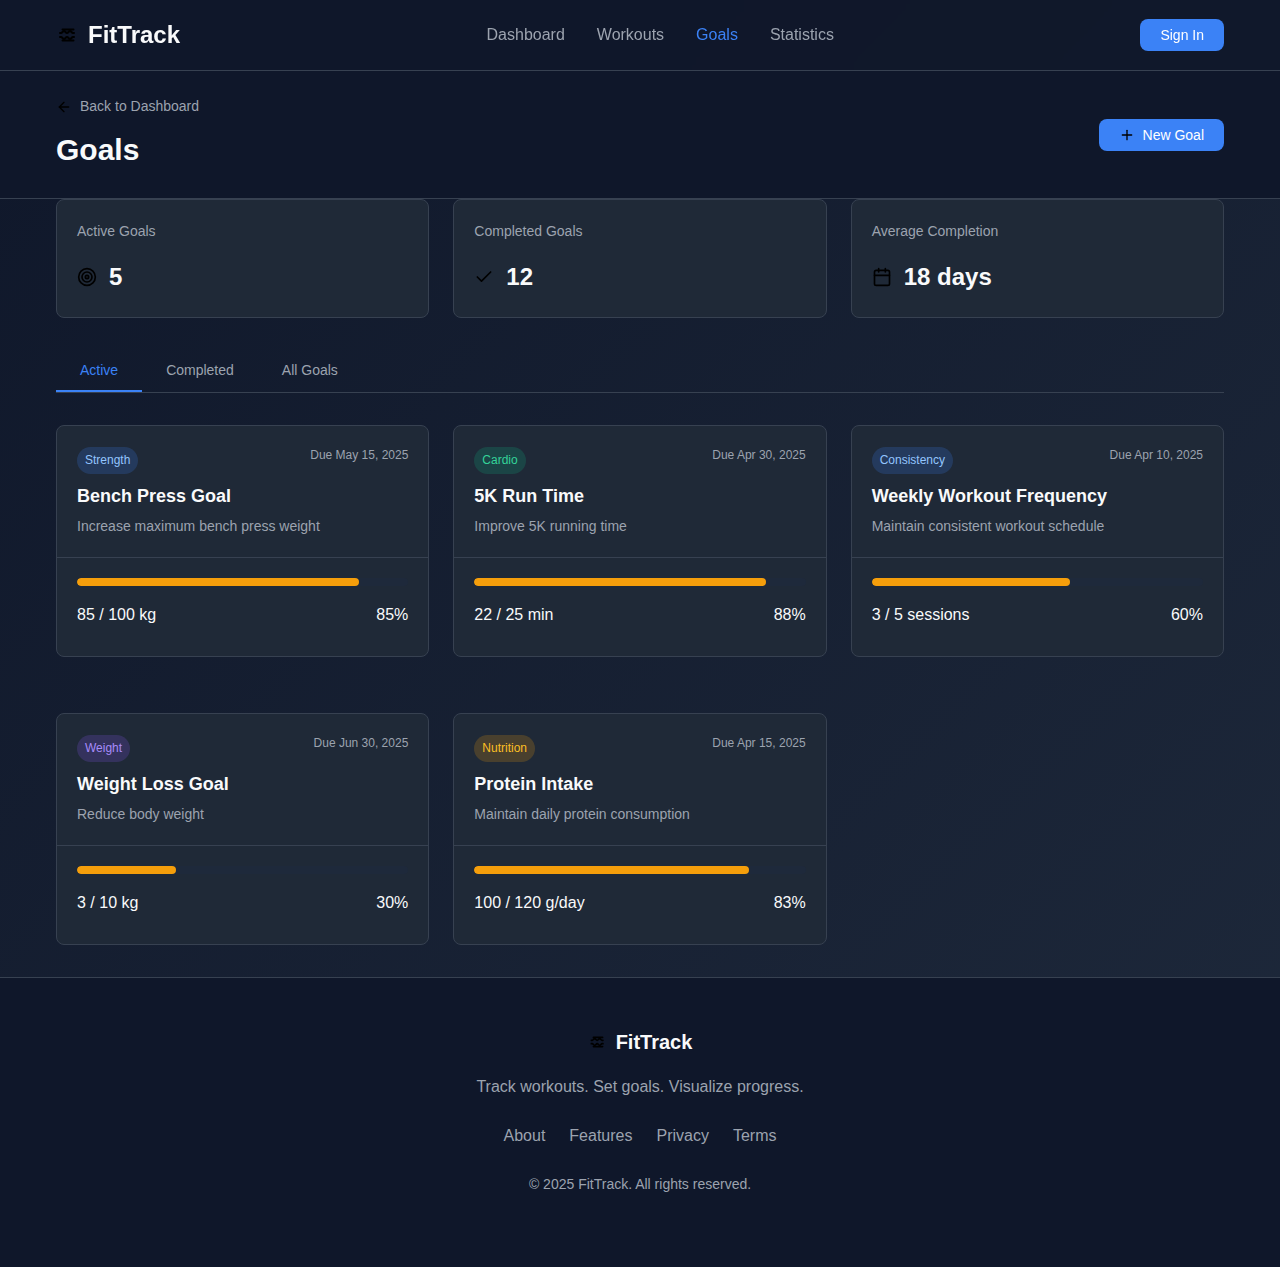
<file: goals.html>
<!DOCTYPE html>
<html lang="en">
<head>
    <meta charset="UTF-8">
    <meta name="viewport" content="width=device-width, initial-scale=1.0">
    <title>Goals - FitTrack</title>
    <link rel="stylesheet" href="styles.css">
</head>
<body>
    <!-- Navigation -->
    <nav class="navbar">
        <div class="container">
            <div class="logo">
                <img src="images/dumbbell.svg" alt="Dumbbell icon">
                <h1>FitTrack</h1>
            </div>
            <ul class="nav-links">
                <li><a href="index.html">Dashboard</a></li>
                <li><a href="workouts.html">Workouts</a></li>
                <li class="active"><a href="goals.html">Goals</a></li>
                <li><a href="stats.html">Statistics</a></li>
            </ul>
            <button class="btn-primary" id="sign-in-btn">Sign In</button>
            <div class="menu-toggle">
                <span></span>
                <span></span>
                <span></span>
            </div>
        </div>
    </nav>

    <!-- Header -->
    <header class="page-header">
        <div class="container">
            <div class="header-content">
                <div>
                    <a href="index.html" class="back-link">
                        <img src="images/arrow-left.svg" alt="Arrow icon">
                        Back to Dashboard
                    </a>
                    <h1>Goals</h1>
                </div>
                <button class="btn-primary" id="new-goal-btn">
                    <img src="images/plus.svg" alt="Plus icon">
                    New Goal
                </button>
            </div>
        </div>
    </header>

    <!-- Main Content -->
    <main class="container">
        <!-- Stats Cards -->
        <div class="stats-grid">
            <div class="stat-card">
                <div class="stat-header">
                    <h3>Active Goals</h3>
                </div>
                <div class="stat-content">
                    <div class="stat-with-icon">
                        <img src="images/target.svg" alt="Target icon">
                        <span class="stat-value">5</span>
                    </div>
                </div>
            </div>
            
            <div class="stat-card">
                <div class="stat-header">
                    <h3>Completed Goals</h3>
                </div>
                <div class="stat-content">
                    <div class="stat-with-icon">
                        <img src="images/check.svg" alt="Check icon">
                        <span class="stat-value">12</span>
                    </div>
                </div>
            </div>
            
            <div class="stat-card">
                <div class="stat-header">
                    <h3>Average Completion</h3>
                </div>
                <div class="stat-content">
                    <div class="stat-with-icon">
                        <img src="images/calendar.svg" alt="Calendar icon">
                        <span class="stat-value">18 days</span>
                    </div>
                </div>
            </div>
        </div>

        <!-- Goal Categories -->
        <div class="tabs">
            <button class="tab active" data-status="active">Active</button>
            <button class="tab" data-status="completed">Completed</button>
            <button class="tab" data-status="all">All Goals</button>
        </div>

        <!-- Goals Grid -->
        <div class="goals-grid" id="goals-grid">
            <!-- Goals will be added here via JavaScript -->
        </div>
    </main>

    <!-- Footer -->
    <footer>
        <div class="container">
            <div class="footer-logo">
                <img src="images/dumbbell.svg" alt="Dumbbell icon">
                <span>FitTrack</span>
            </div>
            <p>Track workouts. Set goals. Visualize progress.</p>
            <div class="footer-links">
                <a href="#">About</a>
                <a href="#">Features</a>
                <a href="#">Privacy</a>
                <a href="#">Terms</a>
            </div>
            <p class="copyright">© 2025 FitTrack. All rights reserved.</p>
        </div>
    </footer>

    <!-- Add Goal Modal -->
    <div class="modal" id="goal-modal">
        <div class="modal-content">
            <div class="modal-header">
                <h3>Add New Goal</h3>
                <button class="close-modal">&times;</button>
            </div>
            <div class="modal-body">
                <form id="goal-form">
                    <div class="form-group">
                        <label for="goal-title">Goal Title</label>
                        <input type="text" id="goal-title" required>
                    </div>
                    <div class="form-group">
                        <label for="goal-description">Description</label>
                        <textarea id="goal-description" required></textarea>
                    </div>
                    <div class="form-group">
                        <label for="goal-category">Category</label>
                        <select id="goal-category" required>
                            <option value="strength">Strength</option>
                            <option value="cardio">Cardio</option>
                            <option value="weight">Weight</option>
                            <option value="nutrition">Nutrition</option>
                            <option value="other">Other</option>
                        </select>
                    </div>
                    <div class="form-group">
                        <label for="goal-target">Target Value</label>
                        <input type="number" id="goal-target" required>
                    </div>
                    <div class="form-group">
                        <label for="goal-current">Current Value</label>
                        <input type="number" id="goal-current" required>
                    </div>
                    <div class="form-group">
                        <label for="goal-unit">Unit</label>
                        <input type="text" id="goal-unit" placeholder="kg, minutes, reps, etc." required>
                    </div>
                    <div class="form-group">
                        <label for="goal-date">Due Date</label>
                        <input type="date" id="goal-date" required>
                    </div>
                    <div class="form-actions">
                        <button type="button" class="btn-secondary" id="cancel-goal">Cancel</button>
                        <button type="submit" class="btn-primary">Save Goal</button>
                    </div>
                </form>
            </div>
        </div>
    </div>

    <script src="goals.js"></script>
</body>
</html>
</file>
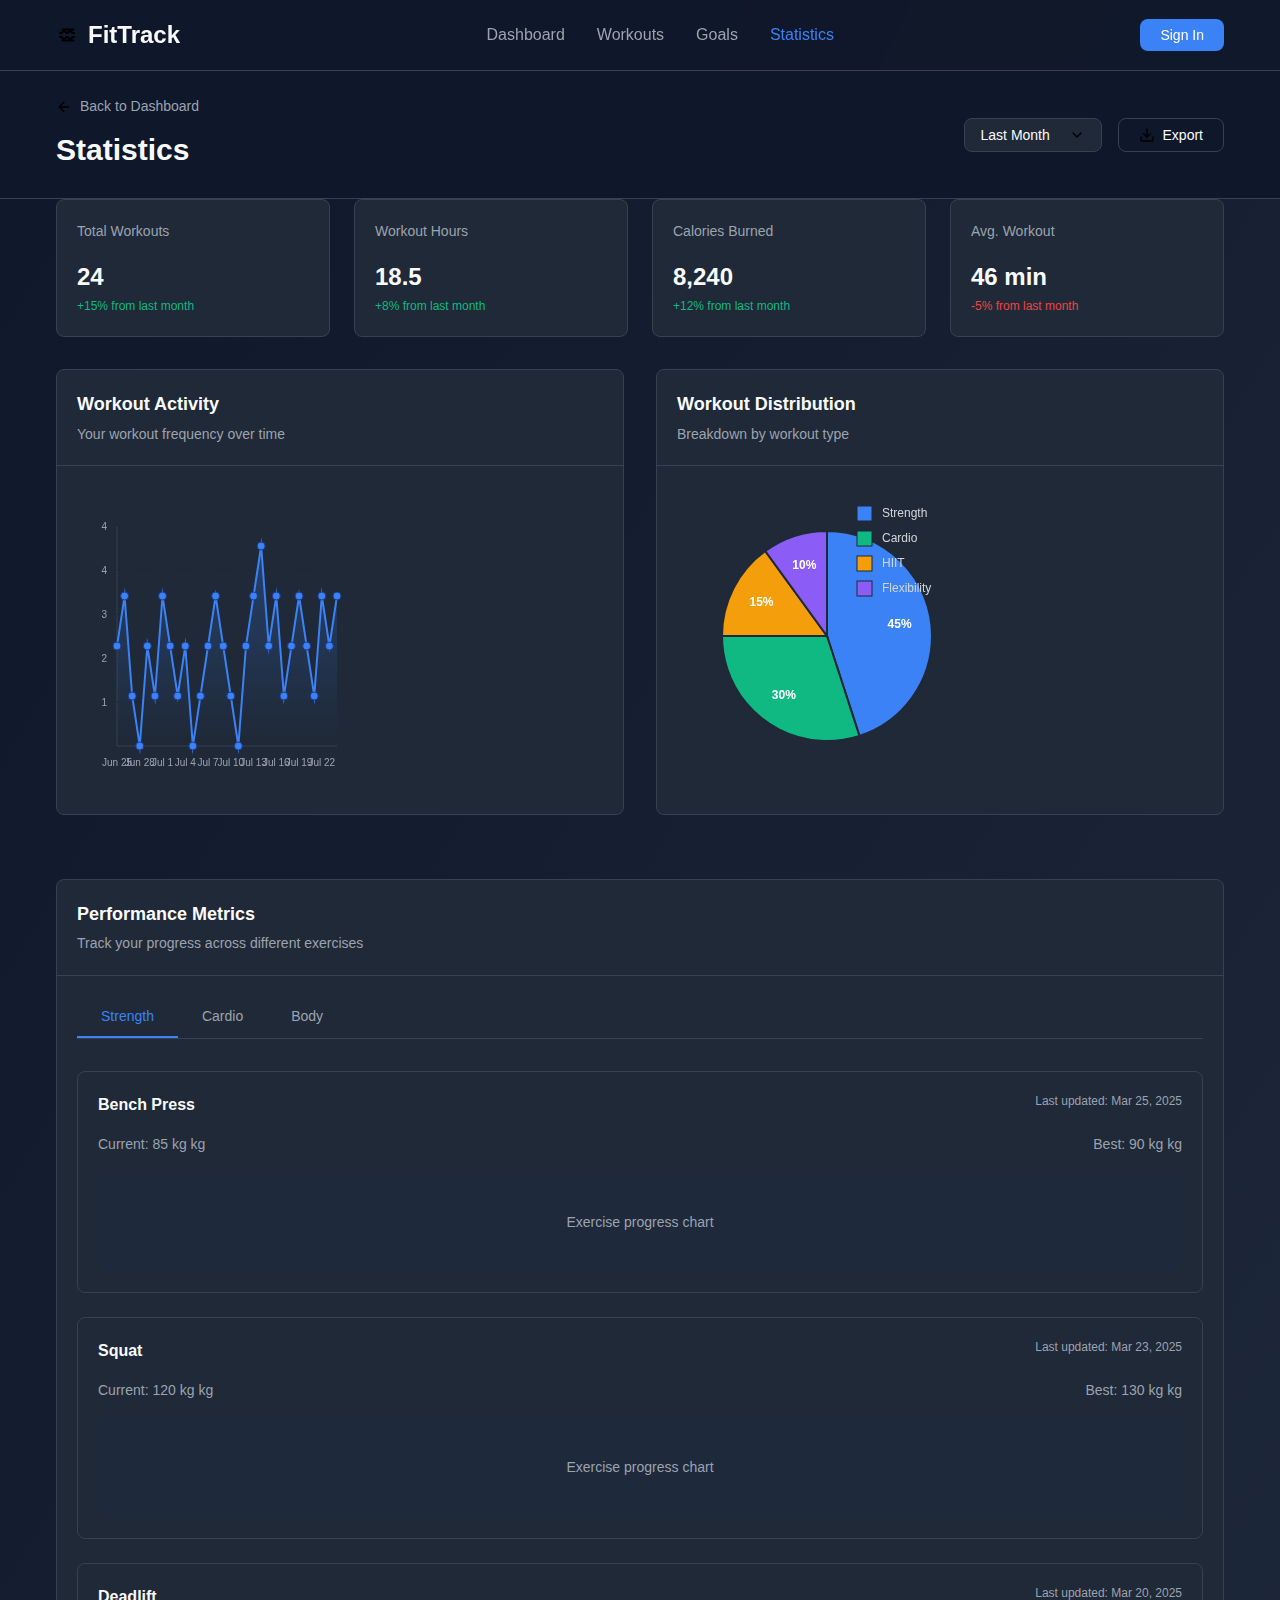
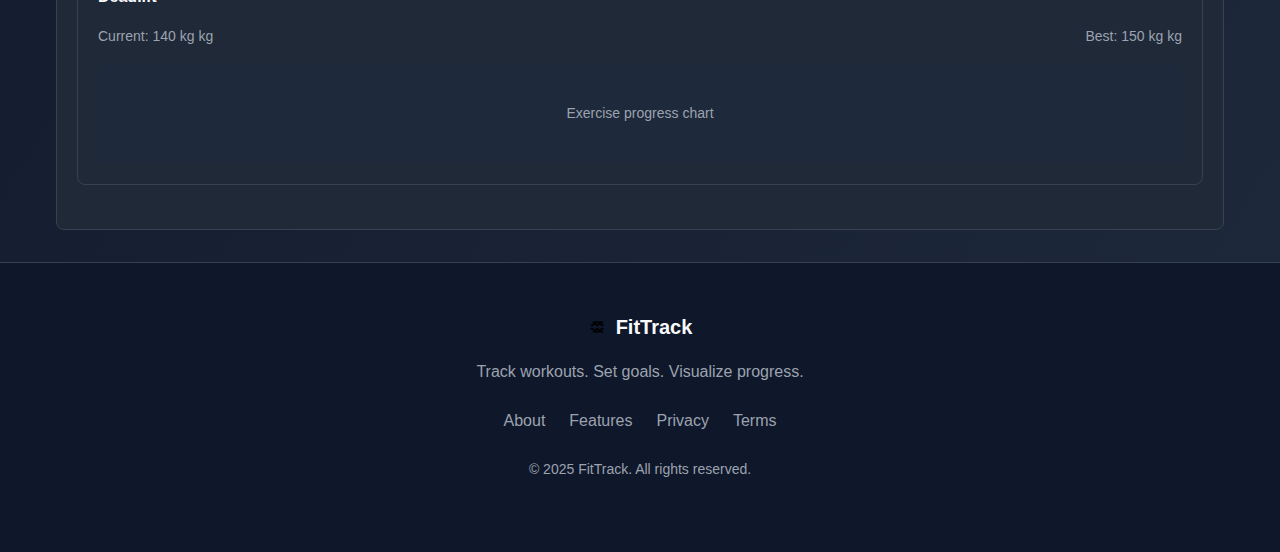
<file: stats.html>
<!DOCTYPE html>
<html lang="en">
<head>
    <meta charset="UTF-8">
    <meta name="viewport" content="width=device-width, initial-scale=1.0">
    <title>Statistics - FitTrack</title>
    <link rel="stylesheet" href="styles.css">
</head>
<body>
    <!-- Navigation -->
    <nav class="navbar">
        <div class="container">
            <div class="logo">
                <img src="images/dumbbell.svg" alt="Dumbbell icon">
                <h1>FitTrack</h1>
            </div>
            <ul class="nav-links">
                <li><a href="index.html">Dashboard</a></li>
                <li><a href="workouts.html">Workouts</a></li>
                <li><a href="goals.html">Goals</a></li>
                <li class="active"><a href="stats.html">Statistics</a></li>
            </ul>
            <button class="btn-primary" id="sign-in-btn">Sign In</button>
            <div class="menu-toggle">
                <span></span>
                <span></span>
                <span></span>
            </div>
        </div>
    </nav>

    <!-- Header -->
    <header class="page-header">
        <div class="container">
            <div class="header-content">
                <div>
                    <a href="index.html" class="back-link">
                        <img src="images/arrow-left.svg" alt="Arrow icon">
                        Back to Dashboard
                    </a>
                    <h1>Statistics</h1>
                </div>
                <div class="header-controls">
                    <select id="time-period" class="select">
                        <option value="week">Last Week</option>
                        <option value="month" selected>Last Month</option>
                        <option value="quarter">Last 3 Months</option>
                        <option value="year">Last Year</option>
                    </select>
                    <button class="btn-outline" id="export-btn">
                        <img src="images/download.svg" alt="Download icon">
                        Export
                    </button>
                </div>
            </div>
        </div>
    </header>

    <!-- Main Content -->
    <main class="container">
        <!-- Stats Cards -->
        <div class="stats-grid stats-grid-4">
            <div class="stat-card">
                <div class="stat-header">
                    <h3>Total Workouts</h3>
                </div>
                <div class="stat-content">
                    <div class="stat-value">24</div>
                    <p class="stat-change positive">+15% from last month</p>
                </div>
            </div>
            
            <div class="stat-card">
                <div class="stat-header">
                    <h3>Workout Hours</h3>
                </div>
                <div class="stat-content">
                    <div class="stat-value">18.5</div>
                    <p class="stat-change positive">+8% from last month</p>
                </div>
            </div>
            
            <div class="stat-card">
                <div class="stat-header">
                    <h3>Calories Burned</h3>
                </div>
                <div class="stat-content">
                    <div class="stat-value">8,240</div>
                    <p class="stat-change positive">+12% from last month</p>
                </div>
            </div>
            
            <div class="stat-card">
                <div class="stat-header">
                    <h3>Avg. Workout</h3>
                </div>
                <div class="stat-content">
                    <div class="stat-value">46 min</div>
                    <p class="stat-change negative">-5% from last month</p>
                </div>
            </div>
        </div>

        <!-- Charts -->
        <div class="charts-grid">
            <div class="card">
                <div class="card-header">
                    <h3>Workout Activity</h3>
                    <p>Your workout frequency over time</p>
                </div>
                <div class="card-content">
                    <canvas id="activity-chart" height="300"></canvas>
                </div>
            </div>
            
            <div class="card">
                <div class="card-header">
                    <h3>Workout Distribution</h3>
                    <p>Breakdown by workout type</p>
                </div>
                <div class="card-content">
                    <canvas id="distribution-chart" height="300"></canvas>
                </div>
            </div>
        </div>

        <!-- Performance Metrics -->
        <div class="card full-width">
            <div class="card-header">
                <h3>Performance Metrics</h3>
                <p>Track your progress across different exercises</p>
            </div>
            <div class="card-content">
                <div class="tabs">
                    <button class="tab active" data-tab="strength">Strength</button>
                    <button class="tab" data-tab="cardio">Cardio</button>
                    <button class="tab" data-tab="body">Body</button>
                </div>
                
                <div class="tab-content active" id="strength-metrics">
                    <!-- Strength metrics will be added here via JavaScript -->
                </div>
                
                <div class="tab-content" id="cardio-metrics">
                    <!-- Cardio metrics will be added here via JavaScript -->
                </div>
                
                <div class="tab-content" id="body-metrics">
                    <!-- Body metrics will be added here via JavaScript -->
                </div>
            </div>
        </div>
    </main>

    <!-- Footer -->
    <footer>
        <div class="container">
            <div class="footer-logo">
                <img src="images/dumbbell.svg" alt="Dumbbell icon">
                <span>FitTrack</span>
            </div>
            <p>Track workouts. Set goals. Visualize progress.</p>
            <div class="footer-links">
                <a href="#">About</a>
                <a href="#">Features</a>
                <a href="#">Privacy</a>
                <a href="#">Terms</a>
            </div>
            <p class="copyright">© 2025 FitTrack. All rights reserved.</p>
        </div>
    </footer>

    <script src="stats.js"></script>
</body>
</html>
</file>
<file: styles.css>
/* Base Styles */
:root {
    --primary: #3b82f6;
    --primary-dark: #2563eb;
    --primary-light: #93c5fd;
    --secondary: #1f2937;
    --background: #0f172a;
    --background-light: #1e293b;
    --text: #f9fafb;
    --text-muted: #9ca3af;
    --success: #10b981;
    --warning: #f59e0b;
    --danger: #ef4444;
    --border: #374151;
    --card: #1f2937;
    --card-hover: #2d3748;
    --border-radius: 0.5rem;
    --spacing: 1rem;
    --max-width: 1200px;
    --transition: all 0.3s ease;
}

* {
    margin: 0;
    padding: 0;
    box-sizing: border-box;
}

body {
    font-family: -apple-system, BlinkMacSystemFont, "Segoe UI", Roboto, Helvetica, Arial, sans-serif;
    background: linear-gradient(to bottom right, var(--background), var(--background-light));
    color: var(--text);
    line-height: 1.6;
    min-height: 100vh;
}

a {
    color: inherit;
    text-decoration: none;
}

ul {
    list-style: none;
}

img {
    max-width: 100%;
}

/* Container */
.container {
    width: 100%;
    max-width: var(--max-width);
    margin: 0 auto;
    padding: 0 var(--spacing);
}

/* Button Styles */
.btn-primary, .btn-secondary, .btn-outline {
    display: inline-flex;
    align-items: center;
    justify-content: center;
    padding: 0.5rem 1.25rem;
    border-radius: var(--border-radius);
    font-weight: 500;
    cursor: pointer;
    transition: var(--transition);
    border: none;
    font-size: 0.875rem;
}

.btn-primary {
    background-color: var(--primary);
    color: white;
}

.btn-primary:hover {
    background-color: var(--primary-dark);
}

.btn-secondary {
    background-color: var(--secondary);
    color: white;
}

.btn-secondary:hover {
    background-color: #2d3748;
}

.btn-outline {
    background-color: transparent;
    border: 1px solid var(--border);
    color: var(--text);
}

.btn-outline:hover {
    background-color: rgba(255, 255, 255, 0.05);
    border-color: var(--text-muted);
}

.btn-primary img, .btn-secondary img, .btn-outline img {
    margin-right: 0.5rem;
    width: 16px;
    height: 16px;
}

.full-width {
    width: 100%;
}

/* Navigation */
.navbar {
    padding: 1rem 0;
    background-color: rgba(15, 23, 42, 0.9);
    backdrop-filter: blur(10px);
    position: sticky;
    top: 0;
    z-index: 1000;
    border-bottom: 1px solid var(--border);
}

.navbar .container {
    display: flex;
    align-items: center;
    justify-content: space-between;
}

.logo {
    display: flex;
    align-items: center;
}

.logo img {
    width: 24px;
    height: 24px;
    margin-right: 0.5rem;
}

.logo h1 {
    font-size: 1.5rem;
    font-weight: 700;
}

.nav-links {
    display: flex;
    margin: 0 auto;
}

.nav-links li {
    margin: 0 1rem;
}

.nav-links a {
    color: var(--text-muted);
    transition: var(--transition);
    font-weight: 500;
}

.nav-links a:hover {
    color: var(--primary);
}

.nav-links .active a {
    color: var(--primary);
}

.menu-toggle {
    display: none;
    flex-direction: column;
    justify-content: space-between;
    width: 30px;
    height: 21px;
    cursor: pointer;
    z-index: 1000;
}

.menu-toggle span {
    width: 25px;
    height: 3px;
    background-color: var(--text);
    margin: 2px 0;
    border-radius: 2px;
    transition: var(--transition);
}

/* Hero Section */
.hero {
    background-image: url('images/fitness-hero.jpg');
    background-size: cover;
    background-position: center;
    height: 70vh;
    display: flex;
    align-items: center;
    justify-content: center;
    text-align: center;
    position: relative;
    color: white;
}

.hero::before {
    content: '';
    position: absolute;
    top: 0;
    left: 0;
    width: 100%;
    height: 100%;
    background: linear-gradient(to top, rgba(15, 23, 42, 0.9), rgba(15, 23, 42, 0.5) 50%, rgba(15, 23, 42, 0.2));
}

.hero-content {
    position: relative;
    max-width: 800px;
    padding: 0 var(--spacing);
}

.hero-content h1 {
    font-size: 3rem;
    font-weight: 800;
    margin-bottom: 1.5rem;
    line-height: 1.2;
}

.hero-content h1 span {
    color: var(--primary);
}

.hero-content p {
    font-size: 1.25rem;
    margin-bottom: 2rem;
    color: var(--text-muted);
}

.hero-buttons {
    display: flex;
    justify-content: center;
    gap: 1rem;
}

/* Section Styles */
.section {
    margin: 3rem 0;
}

.section-title {
    font-size: 1.75rem;
    font-weight: 700;
    margin-bottom: 1.5rem;
}

/* Stats Grid */
.stats-grid {
    display: grid;
    grid-template-columns: repeat(3, 1fr);
    gap: 1.5rem;
    margin-bottom: 2rem;
}

.stats-grid-4 {
    grid-template-columns: repeat(4, 1fr);
}

.stat-card {
    background-color: var(--card);
    border-radius: var(--border-radius);
    padding: 1.25rem;
    border: 1px solid var(--border);
    transition: var(--transition);
}

.stat-card:hover {
    background-color: var(--card-hover);
    border-color: var(--text-muted);
}

.stat-header {
    display: flex;
    justify-content: space-between;
    align-items: center;
    margin-bottom: 0.5rem;
}

.stat-header h3 {
    font-size: 0.875rem;
    font-weight: 500;
    color: var(--text-muted);
}

.stat-header img {
    width: 16px;
    height: 16px;
    color: var(--primary);
}

.stat-content {
    padding-top: 0.5rem;
}

.stat-value {
    font-size: 1.5rem;
    font-weight: 700;
}

.stat-change {
    font-size: 0.75rem;
    color: var(--text-muted);
}

.stat-change.positive {
    color: var(--success);
}

.stat-change.negative {
    color: var(--danger);
}

.stat-with-icon {
    display: flex;
    align-items: center;
    gap: 0.75rem;
}

.stat-with-icon img {
    width: 20px;
    height: 20px;
}

/* Cards */
.card {
    background-color: var(--card);
    border-radius: var(--border-radius);
    border: 1px solid var(--border);
    overflow: hidden;
    margin-bottom: 2rem;
    transition: var(--transition);
}

.card:hover {
    border-color: var(--text-muted);
}

.card-header {
    padding: 1.25rem;
    border-bottom: 1px solid var(--border);
}

.card-header h3 {
    font-size: 1.125rem;
    font-weight: 600;
    margin-bottom: 0.25rem;
}

.card-header p {
    font-size: 0.875rem;
    color: var(--text-muted);
}

.card-content {
    padding: 1.25rem;
}

/* Two Column Layout */
.two-column {
    display: grid;
    grid-template-columns: 1fr 1fr;
    gap: 2rem;
}

/* Progress Bars */
.progress-container {
    margin-bottom: 1rem;
}

.progress-header {
    display: flex;
    justify-content: space-between;
    margin-bottom: 0.5rem;
}

.progress-title {
    font-weight: 500;
}

.progress-value {
    font-size: 0.875rem;
    color: var(--text-muted);
}

.progress-bar {
    height: 8px;
    background-color: var(--background-light);
    border-radius: 4px;
    overflow: hidden;
}

.progress-fill {
    height: 100%;
    border-radius: 4px;
    transition: width 0.5s ease;
}

.progress-fill.low {
    background-color: var(--danger);
}

.progress-fill.medium {
    background-color: var(--warning);
}

.progress-fill.high {
    background-color: var(--success);
}

/* Goal Items */
.goal-item {
    padding: 1rem;
    border: 1px solid var(--border);
    border-radius: var(--border-radius);
    margin-bottom: 1rem;
    transition: var(--transition);
}

.goal-item:hover {
    border-color: var(--text-muted);
    background-color: rgba(255, 255, 255, 0.05);
}

.goal-header {
    display: flex;
    justify-content: space-between;
    margin-bottom: 0.5rem;
}

.goal-due {
    font-size: 0.75rem;
    color: var(--text-muted);
}

/* Workout Items */
.workout-item {
    display: flex;
    justify-content: space-between;
    align-items: center;
    padding: 1rem;
    border: 1px solid var(--border);
    border-radius: var(--border-radius);
    margin-bottom: 1rem;
    transition: var(--transition);
}

.workout-item:hover {
    border-color: var(--text-muted);
    background-color: rgba(255, 255, 255, 0.05);
}

.workout-info {
    display: flex;
    align-items: center;
}

.workout-icon {
    width: 40px;
    height: 40px;
    border-radius: 50%;
    background-color: rgba(255, 255, 255, 0.1);
    display: flex;
    align-items: center;
    justify-content: center;
    margin-right: 1rem;
}

.workout-icon img {
    width: 20px;
    height: 20px;
}

.workout-details h4 {
    font-weight: 500;
    margin-bottom: 0.25rem;
}

.workout-meta {
    display: flex;
    font-size: 0.75rem;
    color: var(--text-muted);
}

.workout-meta div {
    display: flex;
    align-items: center;
    margin-right: 1rem;
}

.workout-meta img {
    width: 12px;
    height: 12px;
    margin-right: 0.25rem;
}

.workout-stats {
    display: flex;
    gap: 1rem;
}

.workout-stats div {
    display: flex;
    align-items: center;
    font-size: 0.875rem;
}

.workout-stats img {
    width: 16px;
    height: 16px;
    margin-right: 0.25rem;
}

/* Badge */
.badge {
    display: inline-flex;
    padding: 0.25rem 0.5rem;
    border-radius: 9999px;
    font-size: 0.75rem;
    font-weight: 500;
}

.badge-blue {
    background-color: rgba(59, 130, 246, 0.2);
    color: var(--primary-light);
}

.badge-green {
    background-color: rgba(16, 185, 129, 0.2);
    color: #34d399;
}

.badge-orange {
    background-color: rgba(245, 158, 11, 0.2);
    color: #fbbf24;
}

.badge-purple {
    background-color: rgba(139, 92, 246, 0.2);
    color: #a78bfa;
}

/* Footer */
footer {
    background-color: var(--background);
    border-top: 1px solid var(--border);
    padding: 3rem 0;
    text-align: center;
}

.footer-logo {
    display: flex;
    align-items: center;
    justify-content: center;
    margin-bottom: 1rem;
}

.footer-logo img {
    width: 20px;
    height: 20px;
    margin-right: 0.5rem;
}

.footer-logo span {
    font-size: 1.25rem;
    font-weight: 700;
}

footer p {
    color: var(--text-muted);
    margin-bottom: 1.5rem;
}

.footer-links {
    display: flex;
    justify-content: center;
    gap: 1.5rem;
    margin-bottom: 1.5rem;
}

.footer-links a {
    color: var(--text-muted);
    transition: var(--transition);
}

.footer-links a:hover {
    color: var(--primary);
}

.copyright {
    font-size: 0.875rem;
}

/* Page Header */
.page-header {
    background-color: var(--background);
    border-bottom: 1px solid var(--border);
    padding: 1.5rem 0;
}

.header-content {
    display: flex;
    justify-content: space-between;
    align-items: center;
}

.back-link {
    display: flex;
    align-items: center;
    color: var(--text-muted);
    font-size: 0.875rem;
    margin-bottom: 0.5rem;
    transition: var(--transition);
}

.back-link:hover {
    color: var(--primary);
}

.back-link img {
    width: 16px;
    height: 16px;
    margin-right: 0.5rem;
}

.page-header h1 {
    font-size: 1.875rem;
    font-weight: 700;
}

.header-controls {
    display: flex;
    gap: 1rem;
}

/* Search and Filter */
.search-filter {
    display: flex;
    justify-content: space-between;
    margin-bottom: 2rem;
    gap: 1rem;
}

.search-box {
    position: relative;
    flex: 1;
    max-width: 400px;
}

.search-box input {
    width: 100%;
    padding: 0.75rem 1rem 0.75rem 2.5rem;
    border-radius: var(--border-radius);
    border: 1px solid var(--border);
    background-color: var(--card);
    color: var(--text);
    font-size: 0.875rem;
}

.search-box input:focus {
    outline: none;
    border-color: var(--primary);
}

.search-box img {
    position: absolute;
    left: 1rem;
    top: 50%;
    transform: translateY(-50%);
    width: 16px;
    height: 16px;
    opacity: 0.5;
}

/* Tabs */
.tabs {
    display: flex;
    border-bottom: 1px solid var(--border);
    margin-bottom: 2rem;
}

.tab {
    padding: 0.75rem 1.5rem;
    background: none;
    border: none;
    color: var(--text-muted);
    font-size: 0.875rem;
    font-weight: 500;
    cursor: pointer;
    transition: var(--transition);
    border-bottom: 2px solid transparent;
}

.tab:hover {
    color: var(--text);
}

.tab.active {
    color: var(--primary);
    border-bottom-color: var(--primary);
}

/* Tab Content */
.tab-content {
    display: none;
}

.tab-content.active {
    display: block;
}

/* Select */
.select {
    padding: 0.5rem 2rem 0.5rem 1rem;
    border-radius: var(--border-radius);
    border: 1px solid var(--border);
    background-color: var(--card);
    color: var(--text);
    appearance: none;
    background-image: url('images/chevron-down.svg');
    background-repeat: no-repeat;
    background-position: right 1rem center;
    background-size: 16px;
    font-size: 0.875rem;
}

/* Workout Grid */
.workout-grid, .goals-grid {
    display: grid;
    grid-template-columns: repeat(auto-fill, minmax(300px, 1fr));
    gap: 1.5rem;
}

.workout-card {
    border-radius: var(--border-radius);
    border: 1px solid var(--border);
    overflow: hidden;
    transition: var(--transition);
}

.workout-card:hover {
    transform: translateY(-5px);
    border-color: var(--text-muted);
    box-shadow: 0 10px 15px -3px rgba(0, 0, 0, 0.1), 0 4px 6px -2px rgba(0, 0, 0, 0.05);
}

.workout-image {
    height: 180px;
    position: relative;
    overflow: hidden;
}

.workout-image img {
    width: 100%;
    height: 100%;
    object-fit: cover;
    transition: transform 0.3s ease;
}

.workout-card:hover .workout-image img {
    transform: scale(1.05);
}

.workout-overlay {
    position: absolute;
    bottom: 0;
    left: 0;
    right: 0;
    background: linear-gradient(to top, rgba(0, 0, 0, 0.7), transparent);
    padding: 1rem;
}

.workout-card-content {
    padding: 1rem;
}

.workout-card-content h3 {
    font-size: 1.125rem;
    font-weight: 600;
    margin-bottom: 0.5rem;
}

.workout-card-meta {
    display: flex;
    justify-content: space-between;
    font-size: 0.875rem;
    color: var(--text-muted);
}

/* Charts Grid */
.charts-grid {
    display: grid;
    grid-template-columns: 1fr 1fr;
    gap: 2rem;
    margin-bottom: 2rem;
}

/* Metrics Cards */
.metric-card {
    padding: 1.25rem;
    border-radius: var(--border-radius);
    border: 1px solid var(--border);
    margin-bottom: 1.5rem;
}

.metric-header {
    display: flex;
    justify-content: space-between;
    margin-bottom: 1rem;
}

.metric-header h4 {
    font-weight: 600;
}

.metric-date {
    font-size: 0.75rem;
    color: var(--text-muted);
}

.metric-values {
    display: flex;
    justify-content: space-between;
    margin-bottom: 1rem;
    font-size: 0.875rem;
    color: var(--text-muted);
}

.metric-chart {
    height: 100px;
    background-color: var(--background-light);
    border-radius: var(--border-radius);
    display: flex;
    align-items: center;
    justify-content: center;
    color: var(--text-muted);
    font-size: 0.875rem;
}

/* Animations */
.animate-fade-in {
    opacity: 0;
    animation: fadeIn 0.5s forwards;
}

.delay-1 {
    animation-delay: 0.2s;
}

.delay-2 {
    animation-delay: 0.4s;
}

@keyframes fadeIn {
    from {
        opacity: 0;
    }
    to {
        opacity: 1;
    }
}

/* Modal */
.modal {
    display: none;
    position: fixed;
    top: 0;
    left: 0;
    width: 100%;
    height: 100%;
    background-color: rgba(0, 0, 0, 0.5);
    z-index: 1001;
    align-items: center;
    justify-content: center;
}

.modal.active {
    display: flex;
}

.modal-content {
    background-color: var(--card);
    border-radius: var(--border-radius);
    width: 90%;
    max-width: 500px;
    max-height: 90vh;
    overflow-y: auto;
    animation: slideIn 0.3s forwards;
}

.modal-header {
    display: flex;
    justify-content: space-between;
    align-items: center;
    padding: 1.25rem;
    border-bottom: 1px solid var(--border);
}

.modal-header h3 {
    font-weight: 600;
}

.close-modal {
    background: none;
    border: none;
    font-size: 1.5rem;
    color: var(--text-muted);
    cursor: pointer;
    transition: var(--transition);
}

.close-modal:hover {
    color: var(--danger);
}

.modal-body {
    padding: 1.25rem;
}

@keyframes slideIn {
    from {
        transform: translateY(-50px);
        opacity: 0;
    }
    to {
        transform: translateY(0);
        opacity: 1;
    }
}

/* Form Styles */
.form-group {
    margin-bottom: 1rem;
}

.form-group label {
    display: block;
    margin-bottom: 0.5rem;
    font-size: 0.875rem;
    font-weight: 500;
}

.form-group input, .form-group select, .form-group textarea {
    width: 100%;
    padding: 0.75rem;
    border-radius: var(--border-radius);
    border: 1px solid var(--border);
    background-color: var(--background-light);
    color: var(--text);
    font-size: 0.875rem;
}

.form-group input:focus, .form-group select:focus, .form-group textarea:focus {
    outline: none;
    border-color: var(--primary);
}

.form-group textarea {
    resize: vertical;
    min-height: 100px;
}

.form-actions {
    display: flex;
    justify-content: flex-end;
    gap: 1rem;
    margin-top: 1.5rem;
}

/* Responsive Styles */
@media (max-width: 992px) {
    .charts-grid, .two-column {
        grid-template-columns: 1fr;
    }
    
    .stats-grid-4 {
        grid-template-columns: repeat(2, 1fr);
    }
}

@media (max-width: 768px) {
    .nav-links {
        display: none;
        position: fixed;
        top: 70px;
        left: 0;
        width: 100%;
        background-color: var(--background);
        padding: 1rem 0;
        border-top: 1px solid var(--border);
        border-bottom: 1px solid var(--border);
        flex-direction: column;
        align-items: center;
        z-index: 999;
    }

    .nav-links.active {
        display: flex;
    }

    .nav-links li {
        margin: 0.75rem 0;
    }

    .menu-toggle {
        display: flex;
        flex-direction: column;
        justify-content: space-between;
        width: 30px;
        height: 21px;
        cursor: pointer;
        z-index: 1000;
    }

    .menu-toggle.active span:nth-child(1) {
        transform: translateY(9px) rotate(45deg);
    }

    .menu-toggle.active span:nth-child(2) {
        opacity: 0;
    }

    .menu-toggle.active span:nth-child(3) {
        transform: translateY(-9px) rotate(-45deg);
    }

    .hero-content h1 {
        font-size: 2.25rem;
    }
    
    .hero-content p {
        font-size: 1rem;
    }
    
    .hero-buttons {
        flex-direction: column;
        align-items: center;
    }
    
    .stats-grid {
        grid-template-columns: 1fr;
    }
    
    .header-content {
        flex-direction: column;
        align-items: flex-start;
        gap: 1rem;
    }
    
    .header-controls {
        width: 100%;
    }
    
    .search-filter {
        flex-direction: column;
    }
    
    .search-box {
        max-width: none;
    }
    
    .tabs {
        overflow-x: auto;
        white-space: nowrap;
        -webkit-overflow-scrolling: touch;
        padding-bottom: 0.5rem;
    }
    
    .tab {
        padding: 0.75rem 1rem;
    }
}

/* Full Width Card */
.full-width {
    grid-column: 1 / -1;
}
</file>
